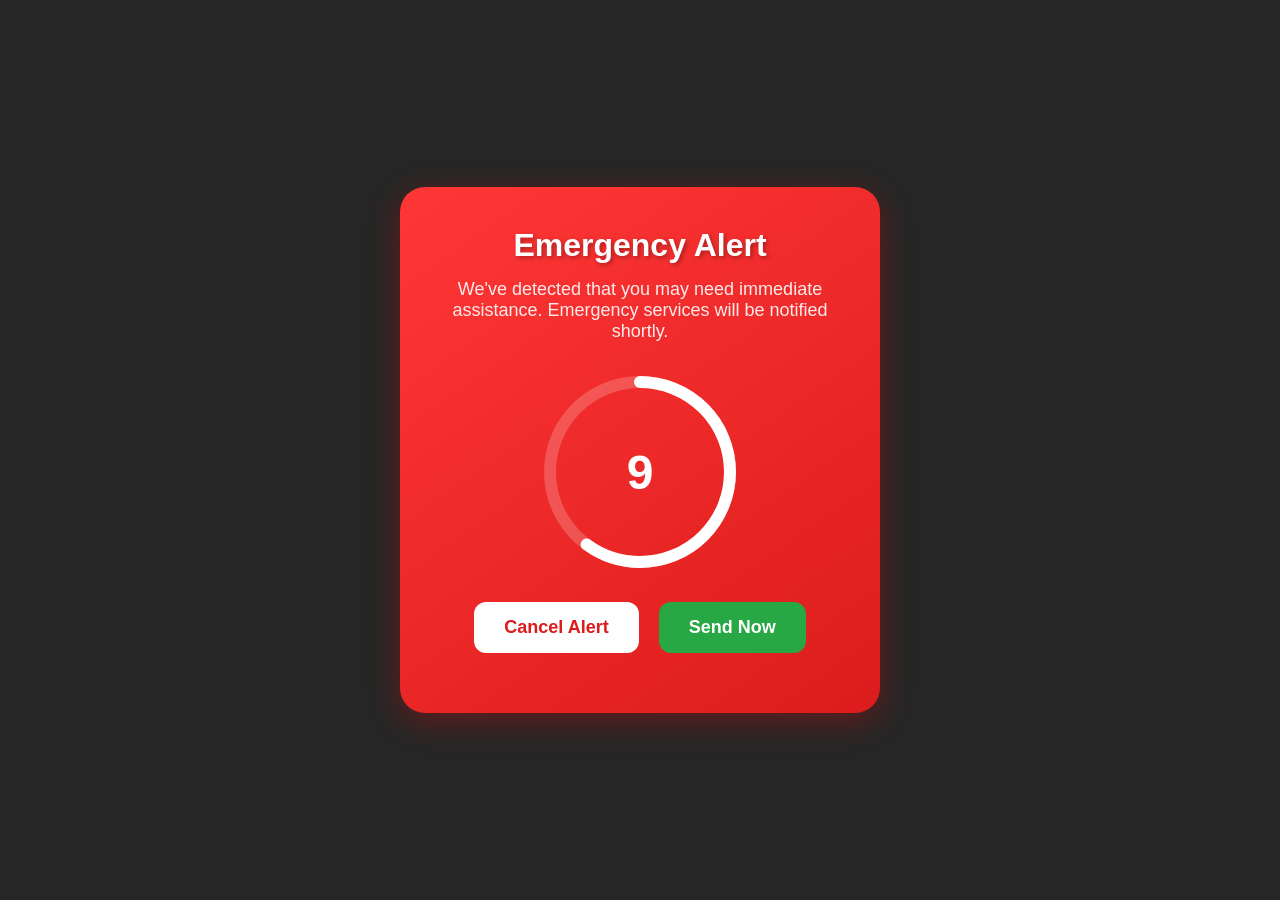
<file: templates/alert.html>
<!DOCTYPE html>
<html lang="en">
<head>
    <meta charset="UTF-8">
    <meta name="viewport" content="width=device-width, initial-scale=1.0">
    <title>Emergency Alert</title>
    <style>
        body {
            display: flex;
            justify-content: center;
            align-items: center;
            height: 100vh;
            margin: 0;
            background-color: rgba(0, 0, 0, 0.85);
            font-family: 'Arial', sans-serif;
            color: #fff;
        }

        .alert-container {
            background: linear-gradient(145deg, #ff3636, #dc1c1c);
            border-radius: 25px;
            box-shadow: 0 8px 32px rgba(255, 0, 0, 0.3);
            padding: 40px;
            width: 400px;
            text-align: center;
            animation: pulse 2s infinite;
        }

        @keyframes pulse {
            0% { transform: scale(1); }
            50% { transform: scale(1.02); }
            100% { transform: scale(1); }
        }

        .alert-header {
            margin-bottom: 25px;
        }

        .alert-title {
            font-size: 32px;
            font-weight: bold;
            margin: 0;
            color: #fff;
            text-shadow: 2px 2px 4px rgba(0, 0, 0, 0.3);
        }

        .alert-description {
            font-size: 18px;
            margin: 15px 0;
            color: rgba(255, 255, 255, 0.9);
        }

        .timer-container {
            position: relative;
            width: 200px;
            height: 200px;
            margin: 30px auto;
        }

        .timer-ring {
            transform: rotate(-90deg);
            transform-origin: center;
        }

        .timer-background {
            fill: none;
            stroke: rgba(255, 255, 255, 0.2);
            stroke-width: 12;
        }

        .timer-progress {
            fill: none;
            stroke: #fff;
            stroke-width: 12;
            stroke-linecap: round;
            transition: stroke-dashoffset 1s linear;
        }

        .timer-text {
            position: absolute;
            top: 50%;
            left: 50%;
            transform: translate(-50%, -50%);
            font-size: 48px;
            font-weight: bold;
            color: #fff;
        }

        .button-container {
            display: flex;
            gap: 20px;
            justify-content: center;
            margin-top: 30px;
        }

        .button {
            padding: 15px 30px;
            border: none;
            border-radius: 12px;
            font-size: 18px;
            font-weight: bold;
            cursor: pointer;
            transition: transform 0.2s, background-color 0.2s;
        }

        .button:hover {
            transform: translateY(-2px);
        }

        .cancel-button {
            background-color: #fff;
            color: #dc1c1c;
        }

        .send-button {
            background-color: #28a745;
            color: #fff;
        }

        .alert-status {
            margin-top: 20px;
            font-size: 16px;
            opacity: 0;
            transition: opacity 0.3s;
        }

        .alert-status.visible {
            opacity: 1;
        }
    </style>
</head>
<body>
    <div class="alert-container">
        <div class="alert-header">
            <h1 class="alert-title">Emergency Alert</h1>
            <p class="alert-description">We've detected that you may need immediate assistance. Emergency services will be notified shortly.</p>
        </div>

        <div class="timer-container">
            <svg class="timer-ring" width="200" height="200">
                <circle class="timer-background" cx="100" cy="100" r="90"/>
                <circle id="progressRing" class="timer-progress" cx="100" cy="100" r="90"/>
            </svg>
            <div class="timer-text" id="timer">15</div>
        </div>

        <div class="button-container">
            <button class="button cancel-button" onclick="cancelAlert()">Cancel Alert</button>
            <button class="button send-button" onclick="sendAlertNow()">Send Now</button>
        </div>

        <div id="alertStatus" class="alert-status"></div>
    </div>

    <script>
        let countdown = 10;
        const timerElement = document.getElementById('timer');
        const progressRing = document.getElementById('progressRing');
        const alertStatus = document.getElementById('alertStatus');
        let countdownInterval;
        let alertCanceled = false;

        // Calculate circle properties
        const radius = progressRing.r.baseVal.value;
        const circumference = 2 * Math.PI * radius;
        progressRing.style.strokeDasharray = circumference;
        progressRing.style.strokeDashoffset = 0;

        function updateTimer() {
            if (countdown > 0 && !alertCanceled) {
                countdown--;
                timerElement.textContent = countdown;
                
                // Update progress ring
                const progress = countdown / 15;
                const offset = circumference * (1 - progress);
                progressRing.style.strokeDashoffset = offset;

                if (countdown === 0) {
                    sendAlert();
                }
            }
        }

        function startCountdown() {
            countdownInterval = setInterval(updateTimer, 1000);
            updateTimer();
        }

        function showStatus(message, isError = false) {
            alertStatus.textContent = message;
            alertStatus.style.color = isError ? '#ff4444' : '#4caf50';
            alertStatus.classList.add('visible');
        }

        function cancelAlert() {
            alertCanceled = true;
            clearInterval(countdownInterval);
            
            fetch('/cancel', { 
                method: 'POST',
                headers: {
                    'Content-Type': 'application/json'
                }
            })
            .then(response => response.json())
            .then(data => {
                showStatus('Alert cancelled. Returning to chat...');
                setTimeout(() => {
                    window.location.href = '/';
                }, 2000);
            })
            .catch(error => {
                showStatus('Error cancelling alert. Please try again.', true);
                console.error('Error:', error);
            });
        }

        function sendAlert() {
            if (!alertCanceled) {
                fetch('/confirm_alert', {
                    method: 'POST',
                    headers: {
                        'Content-Type': 'application/json'
                    }
                })
                .then(response => response.json())
                .then(data => {
                    showStatus('Emergency services have been notified.');
                    setTimeout(() => {
                        window.location.href = '/';
                    }, 3000);
                })
                .catch(error => {
                    showStatus('Error sending alert. Please try again.', true);
                    console.error('Error:', error);
                });
            }
        }

        function sendAlertNow() {
            clearInterval(countdownInterval);
            sendAlert();
        }

        // Start the countdown when page loads
        startCountdown();
    </script>
</body>
</html>
</file>
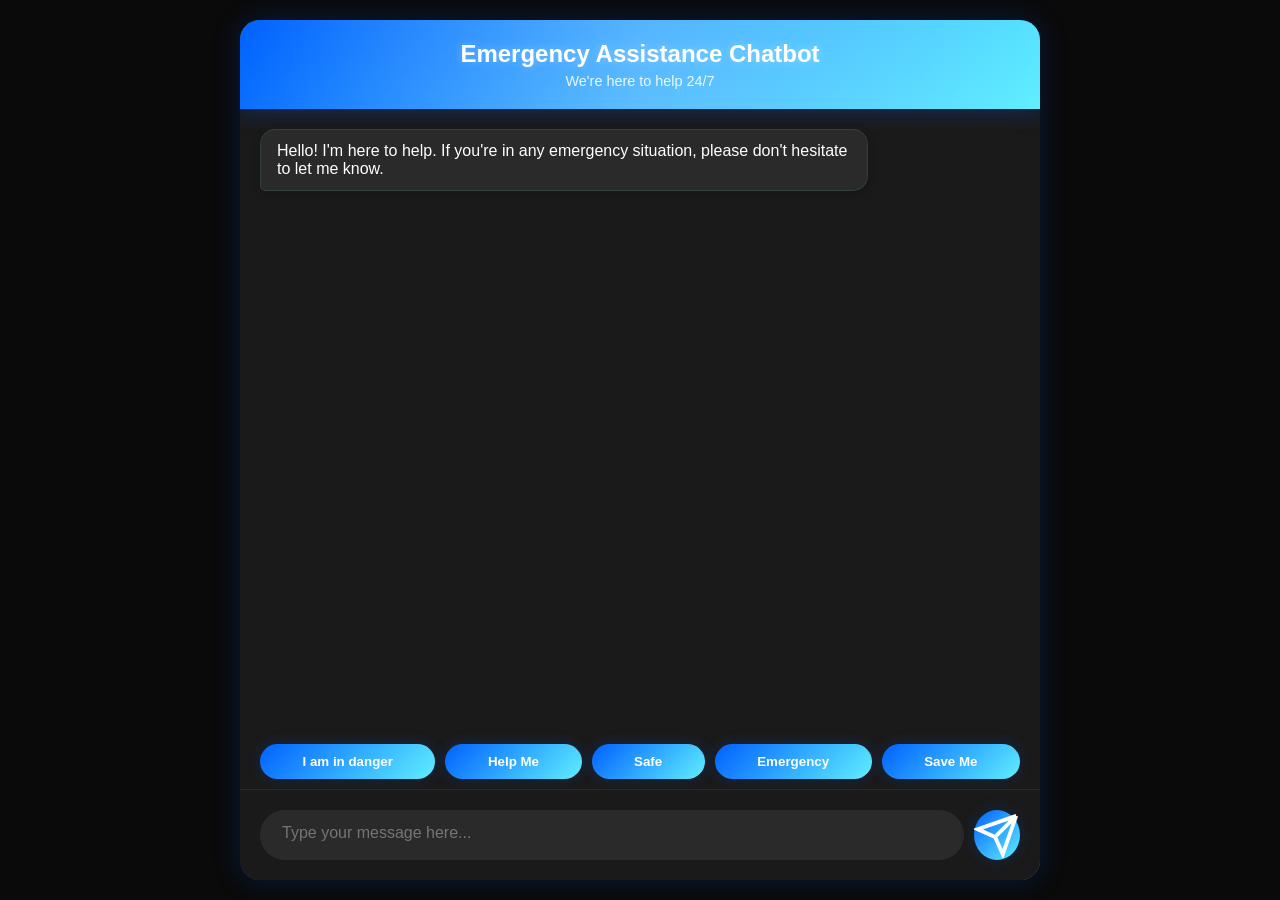
<file: templates/chatbot.html>
<!DOCTYPE html>
<html lang="en">
<head>
    <meta charset="UTF-8">
    <meta name="viewport" content="width=device-width, initial-scale=1.0">
    <title>Emergency Assistance Chatbot</title>
    <style>
        * {
            margin: 0;
            padding: 0;
            box-sizing: border-box;
            font-family: 'Segoe UI', Tahoma, Geneva, Verdana, sans-serif;
        }

        body {
            background: #0a0a0a;
            height: 100vh;
            display: flex;
            justify-content: center;
            padding: 20px;
        }

        .chat-container {
            width: 100%;
            max-width: 800px;
            background: #1a1a1a;
            border-radius: 20px;
            box-shadow: 0 0 30px rgba(0, 97, 255, 0.2);
            display: flex;
            flex-direction: column;
            overflow: hidden;
            position: relative;
        }

        .chat-container::before {
            content: '';
            position: absolute;
            top: -2px;
            left: -2px;
            right: -2px;
            bottom: -2px;
            background: linear-gradient(45deg, #0061ff, #60efff, #0061ff);
            z-index: -1;
            border-radius: 22px;
            animation: borderGlow 3s ease-in-out infinite;
        }

        @keyframes borderGlow {
            0%, 100% {
                opacity: 0.5;
            }
            50% {
                opacity: 1;
            }
        }

        .chat-header {
            background: linear-gradient(135deg, #0061ff, #60efff);
            color: white;
            padding: 20px;
            text-align: center;
            box-shadow: 0 2px 20px rgba(0, 97, 255, 0.3);
            position: relative;
            overflow: hidden;
        }

        .chat-header::after {
            content: '';
            position: absolute;
            top: 0;
            left: 0;
            right: 0;
            bottom: 0;
            background: linear-gradient(90deg, transparent, rgba(255,255,255,0.2), transparent);
            animation: headerGlow 2s infinite;
        }

        @keyframes headerGlow {
            0% {
                transform: translateX(-100%);
            }
            100% {
                transform: translateX(100%);
            }
        }

        .chat-header h1 {
            font-size: 1.5rem;
            margin-bottom: 5px;
            text-shadow: 0 0 10px rgba(255,255,255,0.3);
        }

        .chat-header p {
            font-size: 0.9rem;
            opacity: 0.9;
        }

        .chat-messages {
            flex-grow: 1;
            padding: 20px;
            overflow-y: auto;
            display: flex;
            flex-direction: column;
            gap: 15px;
            min-height: 400px;
            max-height: calc(100vh - 200px);
            background: #1a1a1a;
        }

        .message {
            max-width: 80%;
            padding: 12px 16px;
            border-radius: 15px;
            position: relative;
            animation: messageAppear 0.3s ease-out;
        }

        @keyframes messageAppear {
            from {
                opacity: 0;
                transform: translateY(10px);
            }
            to {
                opacity: 1;
                transform: translateY(0);
            }
        }

        .user-message {
            background: linear-gradient(135deg, #0061ff, #60efff);
            color: white;
            align-self: flex-end;
            border-bottom-right-radius: 5px;
            box-shadow: 0 2px 10px rgba(0, 97, 255, 0.2);
        }

        .bot-message {
            background: #2a2a2a;
            color: #ffffff;
            align-self: flex-start;
            border-bottom-left-radius: 5px;
            box-shadow: 0 2px 10px rgba(0, 0, 0, 0.2);
            border: 1px solid rgba(96, 239, 255, 0.1);
        }

        .input-container {
            width: 100%;
            max-width: 800px;
            padding: 20px;
            background: #1a1a1a;
            border-top: 1px solid #2a2a2a;
            display: flex;
            gap: 10px;
            box-sizing: border-box;
        }

        .message-input {
            width: 100%;
            padding: 12px 20px;
            border: 2px solid #2a2a2a;
            border-radius: 25px;
            outline: none;
            font-size: 1rem;
            transition: all 0.3s;
            resize: none;
            max-height: 100px;
            min-height: 50px;
            box-sizing: border-box;
            background: #2a2a2a;
            color: white;
        }

        .message-input:focus {
            border-color: #0061ff;
            box-shadow: 0 0 15px rgba(0, 97, 255, 0.2);
        }

        .send-button {
            width: 50px;
            height: 50px;
            background: linear-gradient(135deg, #0061ff, #60efff);
            border: none;
            border-radius: 50%;
            color: white;
            cursor: pointer;
            display: flex;
            align-items: center;
            justify-content: center;
            transition: all 0.3s;
            box-shadow: 0 0 15px rgba(0, 97, 255, 0.2);
        }

        .send-button:hover {
            transform: scale(1.05);
            box-shadow: 0 0 20px rgba(0, 97, 255, 0.4);
        }

        .typing-indicator {
            display: none;
            padding: 12px 16px;
            background: #2a2a2a;
            border-radius: 15px;
            align-self: flex-start;
            margin-bottom: 10px;
        }

        .typing-indicator span {
            height: 8px;
            width: 8px;
            background: #60efff;
            display: inline-block;
            border-radius: 50%;
            margin-right: 5px;
            animation: blink 1s infinite;
        }

        .emergency-buttons {
            display: flex;
            gap: 10px;
            margin-bottom: 10px;
            padding: 0 20px;
            transition: opacity 0.3s ease-out, transform 0.3s ease-out;
        }

        .emergency-buttons.hidden {
            opacity: 0;
            transform: translateY(-20px);
            pointer-events: none;
        }

        .emergency-button {
            flex-grow: 1;
            padding: 10px;
            background: linear-gradient(135deg, #0061ff, #60efff);
            color: white;
            border: none;
            border-radius: 20px;
            cursor: pointer;
            font-weight: bold;
            transition: all 0.3s;
            box-shadow: 0 0 15px rgba(0, 97, 255, 0.2);
        }

        .emergency-button:hover {
            transform: scale(1.05);
            box-shadow: 0 0 20px rgba(0, 97, 255, 0.4);
        }

        @keyframes blink {
            0%, 100% { opacity: 0.4; }
            50% { opacity: 1; }
        }
    </style>
</head>
<body>
    <div class="chat-container">
        <div class="chat-header">
            <h1>Emergency Assistance Chatbot</h1>
            <p>We're here to help 24/7</p>
        </div>
        
        <div class="chat-messages" id="chat-messages">
            <div class="message bot-message">
                Hello! I'm here to help. If you're in any emergency situation, please don't hesitate to let me know.
            </div>
            <div class="typing-indicator" id="typing-indicator">
                <span></span>
                <span></span>
                <span></span>
            </div>
        </div>
        
        <div class="emergency-buttons" id="emergency-buttons">
            <button class="emergency-button" data-text="i am in danger">I am in danger</button>
            <button class="emergency-button" data-text="help me">Help Me</button>
            <button class="emergency-button" data-text="safe">Safe</button>
            <button class="emergency-button" data-text="emergency">Emergency</button>
            <button class="emergency-button" data-text="save me">Save Me</button>
        </div>
        
        <div class="input-container">
            <textarea 
                class="message-input" 
                id="message-input"
                placeholder="Type your message here..."
                rows="1"
            ></textarea>
            <button class="send-button" id="send-button">
                <svg viewBox="0 0 24 24" fill="none" stroke="currentColor" stroke-width="2">
                    <path d="M22 2L11 13M22 2L15 22L11 13M11 13L2 9L22 2"/>
                </svg>
            </button>
        </div>
    </div>

    <script>
        const messagesContainer = document.getElementById('chat-messages');
        const messageInput = document.getElementById('message-input');
        const sendButton = document.getElementById('send-button');
        const typingIndicator = document.getElementById('typing-indicator');
        const emergencyButtons = document.getElementById('emergency-buttons');
        let isFirstMessage = true;

        messageInput.addEventListener('input', function() {
            this.style.height = 'auto';
            this.style.height = (this.scrollHeight) + 'px';
        });

        messageInput.addEventListener('keydown', function(e) {
            if (e.key === 'Enter' && !e.shiftKey) {
                e.preventDefault();
                sendMessage();
            }
        });

        sendButton.addEventListener('click', sendMessage);

        function hideEmergencyButtons() {
            emergencyButtons.classList.add('hidden');
        }

        function addMessage(text, isUser = false) {
            const messageDiv = document.createElement('div');
            messageDiv.classList.add('message', isUser ? 'user-message' : 'bot-message');
            messageDiv.textContent = text;
            messagesContainer.appendChild(messageDiv);
            messagesContainer.scrollTop = messagesContainer.scrollHeight;
            
            if (isFirstMessage && isUser) {
                hideEmergencyButtons();
                isFirstMessage = false;
            }
        }

        function showTypingIndicator() {
            typingIndicator.style.display = 'block';
            messagesContainer.scrollTop = messagesContainer.scrollHeight;
        }

        function hideTypingIndicator() {
            typingIndicator.style.display = 'none';
        }

        async function sendMessage() {
            const message = messageInput.value.trim();
            if (!message) return;

            messageInput.value = '';
            messageInput.style.height = 'auto';

            addMessage(message, true);
            showTypingIndicator();

            try {
                const response = await fetch('/generate_response', {
                    method: 'POST',
                    headers: {
                        'Content-Type': 'application/json',
                    },
                    body: JSON.stringify({ input_text: message }),
                });

                const data = await response.json();
                hideTypingIndicator();

                if (data.redirect_url) {
                    addMessage(data.response);
                    setTimeout(() => {
                        window.location.href = data.redirect_url;
                    }, 2000);
                } else {
                    addMessage(data.response);
                }
            } catch (error) {
                hideTypingIndicator();
                addMessage('Sorry, there was an error processing your message. Please try again.', false);
                console.error('Error:', error);
            }
        }

        document.querySelectorAll('.emergency-button').forEach(button => {
            button.addEventListener('click', function() {
                const message = this.getAttribute('data-text');
                sendEmergencyMessage(message);
            });
        });

        async function sendEmergencyMessage(message) {
            addMessage(message, true);
            showTypingIndicator();

            try {
                const response = await fetch('/generate_response', {
                    method: 'POST',
                    headers: {
                        'Content-Type': 'application/json',
                    },
                    body: JSON.stringify({ input_text: message }),
                });

                const data = await response.json();
                hideTypingIndicator();

                if (data.redirect_url) {
                    addMessage(data.response);
                    setTimeout(() => {
                        window.location.href = data.redirect_url;
                    }, 2000);
                } else {
                    addMessage(data.response);
                }
            } catch (error) {
                hideTypingIndicator();
                addMessage('Error processing your message. Please try again later.', false);
                console.error('Error:', error);
            }
        }
    </script>
</body>
</html>
</file>
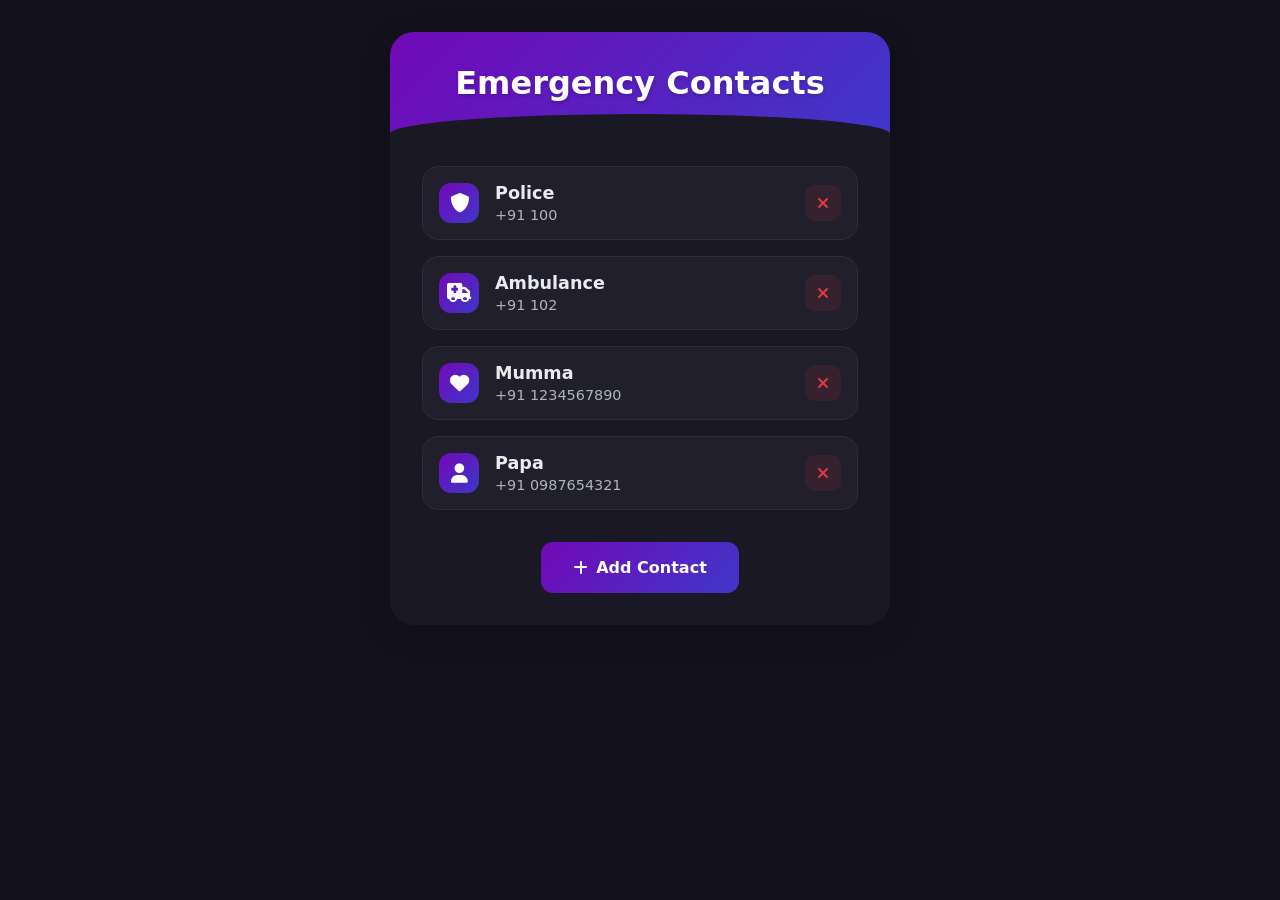
<file: templates/emergency.html>
<!DOCTYPE html>
<html lang="en">
<head>
    <meta charset="UTF-8">
    <meta name="viewport" content="width=device-width, initial-scale=1.0">
    <title>Emergency Contacts</title>
    <link href="https://cdnjs.cloudflare.com/ajax/libs/font-awesome/6.0.0/css/all.min.css" rel="stylesheet">
    <style>
        :root {
            --primary: #7209b7;
            --secondary: #3f37c9;
            --danger: #e63946;
            --success: #2ec4b6;
            --background: #13111C;
            --card-bg: #1a1825;
            --text: #e9ecef;
            --text-secondary: #adb5bd;
            --border: #2f2b3a;
        }

        * {
            margin: 0;
            padding: 0;
            box-sizing: border-box;
            font-family: 'Segoe UI', system-ui, -apple-system, sans-serif;
        }

        body {
            background: var(--background);
            color: var(--text);
            min-height: 100vh;
            display: flex;
            justify-content: center;
            align-items: flex-start;
            padding: 2rem 1rem;
        }

        .container {
            width: 100%;
            max-width: 500px;
            background: var(--card-bg);
            border-radius: 24px;
            box-shadow: 0 8px 32px rgba(0, 0, 0, 0.2);
            overflow: hidden;
        }

        .header {
            background: linear-gradient(135deg, var(--primary), var(--secondary));
            padding: 2rem;
            text-align: center;
            position: relative;
        }

        .header h1 {
            font-size: 2rem;
            font-weight: 700;
            margin: 0;
            color: white;
            text-shadow: 0 2px 4px rgba(0, 0, 0, 0.2);
        }

        .header::after {
            content: '';
            position: absolute;
            bottom: -20px;
            left: 0;
            right: 0;
            height: 40px;
            background: var(--card-bg);
            border-radius: 50% 50% 0 0;
        }

        .contacts-wrapper {
            padding: 2rem;
        }

        .contact {
            background: rgba(255, 255, 255, 0.03);
            border-radius: 16px;
            padding: 1rem;
            margin-bottom: 1rem;
            display: flex;
            justify-content: space-between;
            align-items: center;
            transition: all 0.3s ease;
            border: 1px solid var(--border);
        }

        .contact:hover {
            transform: translateY(-2px);
            background: rgba(255, 255, 255, 0.05);
            border-color: var(--primary);
        }

        .contact-info {
            display: flex;
            align-items: center;
            gap: 1rem;
        }

        .contact-icon {
            width: 40px;
            height: 40px;
            background: linear-gradient(135deg, var(--primary), var(--secondary));
            border-radius: 12px;
            display: flex;
            align-items: center;
            justify-content: center;
            font-size: 1.2rem;
            color: white;
        }

        .contact-details {
            display: flex;
            flex-direction: column;
            gap: 0.25rem;
        }

        .contact-name {
            font-weight: 600;
            font-size: 1.1rem;
        }

        .emergency-number {
            color: var(--text-secondary);
            font-size: 0.9rem;
        }

        .delete-button {
            width: 36px;
            height: 36px;
            border-radius: 10px;
            background: rgba(230, 57, 70, 0.1);
            color: var(--danger);
            display: flex;
            align-items: center;
            justify-content: center;
            cursor: pointer;
            transition: all 0.3s ease;
        }

        .delete-button:hover {
            background: rgba(230, 57, 70, 0.2);
            transform: rotate(90deg);
        }

        .add-contact {
            margin-top: 2rem;
            text-align: center;
        }

        .add-button {
            background: linear-gradient(135deg, var(--primary), var(--secondary));
            color: white;
            border: none;
            padding: 1rem 2rem;
            border-radius: 12px;
            font-size: 1rem;
            font-weight: 600;
            cursor: pointer;
            transition: all 0.3s ease;
            display: inline-flex;
            align-items: center;
            gap: 0.5rem;
        }

        .add-button:hover {
            transform: translateY(-2px);
            box-shadow: 0 4px 12px rgba(114, 9, 183, 0.3);
        }

        .input-form {
            display: none;
            margin-top: 1.5rem;
            animation: slideDown 0.4s ease;
        }

        .input-group {
            display: flex;
            gap: 1rem;
            margin-bottom: 1rem;
        }

        .input-field {
            flex: 1;
            background: rgba(255, 255, 255, 0.03);
            border: 1px solid var(--border);
            padding: 0.8rem 1rem;
            border-radius: 12px;
            color: var(--text);
            font-size: 1rem;
            transition: all 0.3s ease;
        }

        .input-field:focus {
            outline: none;
            border-color: var(--primary);
            background: rgba(255, 255, 255, 0.05);
        }

        .save-button {
            background: var(--success);
            color: white;
            border: none;
            padding: 0.8rem 2rem;
            border-radius: 12px;
            font-size: 1rem;
            font-weight: 600;
            cursor: pointer;
            transition: all 0.3s ease;
            width: 100%;
        }

        .save-button:hover {
            background: #25a898;
            transform: translateY(-2px);
        }

        @keyframes slideDown {
            from {
                opacity: 0;
                transform: translateY(-20px);
            }
            to {
                opacity: 1;
                transform: translateY(0);
            }
        }

        @media (max-width: 480px) {
            .input-group {
                flex-direction: column;
            }
        }
    </style>
</head>
<body>
    <div class="container">
        <div class="header">
            <h1>Emergency Contacts</h1>
        </div>
        
        <div class="contacts-wrapper">
            <div id="contact-list">
                <div class="contact">
                    <div class="contact-info">
                        <div class="contact-icon">
                            <i class="fas fa-shield-alt"></i>
                        </div>
                        <div class="contact-details">
                            <span class="contact-name">Police</span>
                            <span class="emergency-number">+91 100</span>
                        </div>
                    </div>
                    <div class="delete-button" onclick="deleteContact(this)">
                        <i class="fas fa-times"></i>
                    </div>
                </div>

                <div class="contact">
                    <div class="contact-info">
                        <div class="contact-icon">
                            <i class="fas fa-ambulance"></i>
                        </div>
                        <div class="contact-details">
                            <span class="contact-name">Ambulance</span>
                            <span class="emergency-number">+91 102</span>
                        </div>
                    </div>
                    <div class="delete-button" onclick="deleteContact(this)">
                        <i class="fas fa-times"></i>
                    </div>
                </div>

                <div class="contact">
                    <div class="contact-info">
                        <div class="contact-icon">
                            <i class="fas fa-heart"></i>
                        </div>
                        <div class="contact-details">
                            <span class="contact-name">Mumma</span>
                            <span class="emergency-number">+91 1234567890</span>
                        </div>
                    </div>
                    <div class="delete-button" onclick="deleteContact(this)">
                        <i class="fas fa-times"></i>
                    </div>
                </div>

                <div class="contact">
                    <div class="contact-info">
                        <div class="contact-icon">
                            <i class="fas fa-user"></i>
                        </div>
                        <div class="contact-details">
                            <span class="contact-name">Papa</span>
                            <span class="emergency-number">+91 0987654321</span>
                        </div>
                    </div>
                    <div class="delete-button" onclick="deleteContact(this)">
                        <i class="fas fa-times"></i>
                    </div>
                </div>
            </div>

            <div class="add-contact">
                <button class="add-button" onclick="toggleInputForm()">
                    <i class="fas fa-plus"></i>
                    Add Contact
                </button>
            </div>

            <div class="input-form" id="input-form">
                <div class="input-group">
                    <input type="text" id="name" class="input-field" placeholder="Contact Name" required>
                    <input type="text" id="number" class="input-field" placeholder="Phone Number" required>
                </div>
                <button class="save-button" onclick="addContact()">Save Contact</button>
            </div>
        </div>
    </div>

    <script>
        function toggleInputForm() {
            const form = document.getElementById('input-form');
            form.style.display = form.style.display === 'none' || form.style.display === '' ? 'block' : 'none';
        }

        function addContact() {
            const nameInput = document.getElementById('name');
            const numberInput = document.getElementById('number');
            const contactList = document.getElementById('contact-list');

            if (nameInput.value && numberInput.value) {
                const contactDiv = document.createElement('div');
                contactDiv.className = 'contact';
                contactDiv.innerHTML = `
                    <div class="contact-info">
                        <div class="contact-icon">
                            <i class="fas fa-user"></i>
                        </div>
                        <div class="contact-details">
                            <span class="contact-name">${nameInput.value}</span>
                            <span class="emergency-number">${numberInput.value}</span>
                        </div>
                    </div>
                    <div class="delete-button" onclick="deleteContact(this)">
                        <i class="fas fa-times"></i>
                    </div>
                `;
                contactList.appendChild(contactDiv);
                nameInput.value = '';
                numberInput.value = '';
                toggleInputForm();
            } else {
                alert("Please fill in both fields.");
            }
        }

        function deleteContact(element) {
            const contactDiv = element.closest('.contact');
            contactDiv.style.opacity = '0';
            contactDiv.style.transform = 'scale(0.9)';
            setTimeout(() => contactDiv.remove(), 300);
        }
    </script>
</body>
</html>
</file>
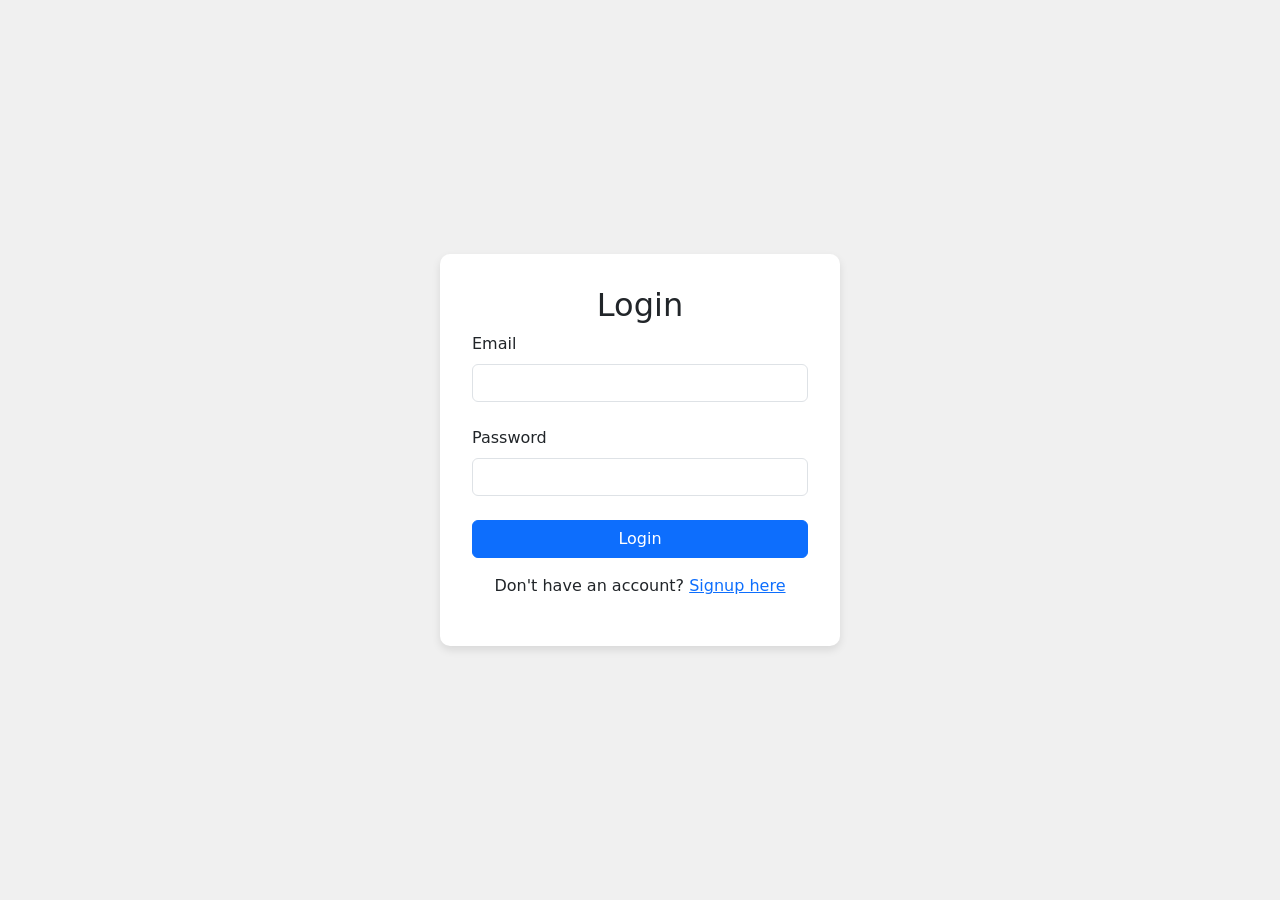
<file: templates/login.html>
<!DOCTYPE html>
<html lang="en">
<head>
    <meta charset="UTF-8">
    <meta name="viewport" content="width=device-width, initial-scale=1.0">
    <title>Login Page</title>
    <link rel="stylesheet" href="https://cdnjs.cloudflare.com/ajax/libs/bootstrap/5.1.3/css/bootstrap.min.css">
    <style>
        body {
            background-color: #f0f0f0;
            display: flex;
            justify-content: center;
            align-items: center;
            height: 100vh;
        }
        .login-container {
            background-color: white;
            padding: 2rem;
            border-radius: 10px;
            box-shadow: 0 4px 8px rgba(0, 0, 0, 0.1);
            width: 100%;
            max-width: 400px;
        }
        .form-control {
            margin-bottom: 1.5rem;
        }
        .btn {
            width: 100%;
        }
    </style>
</head>
<body>
    <div class="login-container">
        <h2 class="text-center">Login</h2>
        <form action="/login" method="POST">
            <div class="mb-3">
                <label for="email" class="form-label">Email</label>
                <input type="email" class="form-control" id="email" name="email" required>
            </div>
            <div class="mb-3">
                <label for="password" class="form-label">Password</label>
                <input type="password" class="form-control" id="password" name="password" required>
            </div>
            <button type="submit" class="btn btn-primary">Login</button>
        </form>
        <p class="text-center mt-3">Don't have an account? <a href="/signup">Signup here</a></p>
    </div>
</body>
</html>
</file>
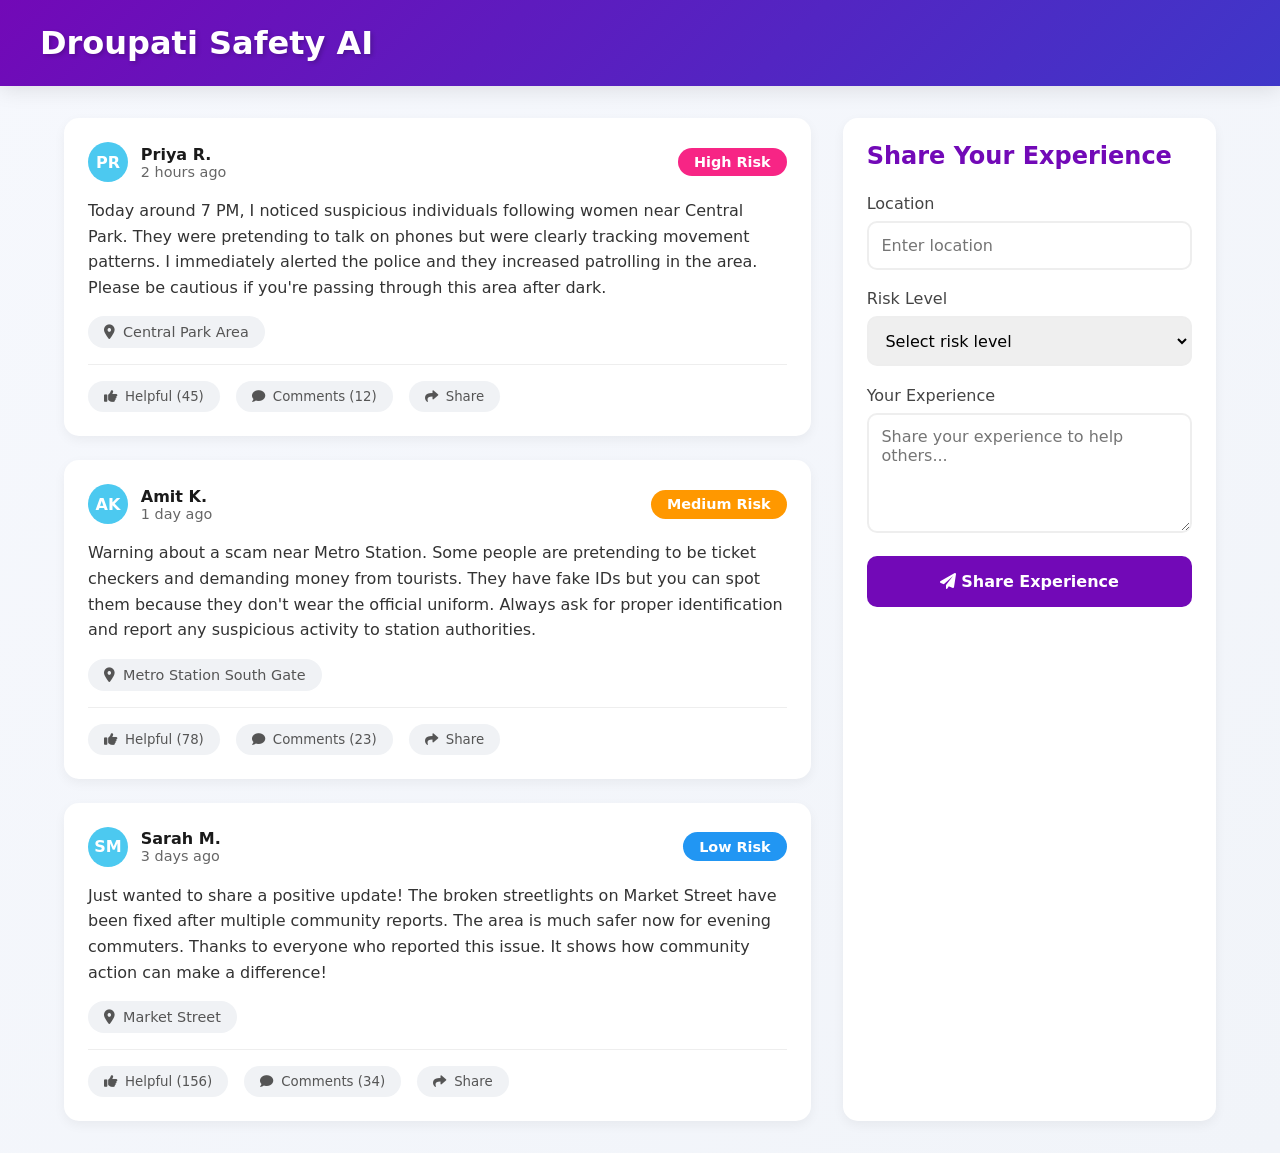
<file: templates/news.html>
<!DOCTYPE html>
<html lang="en">
<head>
    <meta charset="UTF-8">
    <meta name="viewport" content="width=device-width, initial-scale=1.0">
    <title>Community Experiences - Droupati Safety AI</title>
    <link href="https://cdnjs.cloudflare.com/ajax/libs/font-awesome/6.0.0/css/all.min.css" rel="stylesheet">
    <style>
        :root {
            --primary: #7209b7;
            --secondary: #3f37c9;
            --accent: #4cc9f0;
            --danger: #f72585;
            --light: #f8f9fa;
            --dark: #1a1a1a;
            --success: #4caf50;
            --warning: #ff9800;
            --info: #2196f3;
        }

        * {
            margin: 0;
            padding: 0;
            box-sizing: border-box;
            font-family: 'Segoe UI', system-ui, sans-serif;
        }

        body {
            background: linear-gradient(135deg, #f6f8fd 0%, #f1f4f9 100%);
            min-height: 100vh;
            padding-bottom: 2rem;
        }

        .header {
            background: linear-gradient(135deg, var(--primary), var(--secondary));
            padding: 1.5rem;
            box-shadow: 0 4px 20px rgba(0, 0, 0, 0.1);
            margin-bottom: 2rem;
        }

        .header-content {
            max-width: 1200px;
            margin: 0 auto;
            display: flex;
            justify-content: space-between;
            align-items: center;
        }

        .logo {
            color: white;
            font-size: 2rem;
            font-weight: 700;
            text-decoration: none;
            text-shadow: 2px 2px 4px rgba(0, 0, 0, 0.2);
        }

        .main-content {
            max-width: 1200px;
            margin: 0 auto;
            padding: 0 1.5rem;
            display: grid;
            grid-template-columns: 2fr 1fr;
            gap: 2rem;
        }

        .experiences-feed {
            display: flex;
            flex-direction: column;
            gap: 1.5rem;
        }

        .experience-card {
            background: white;
            border-radius: 15px;
            padding: 1.5rem;
            box-shadow: 0 4px 12px rgba(0, 0, 0, 0.05);
            transition: transform 0.3s ease;
        }

        .experience-card:hover {
            transform: translateY(-2px);
        }

        .experience-header {
            display: flex;
            justify-content: space-between;
            align-items: center;
            margin-bottom: 1rem;
        }

        .user-info {
            display: flex;
            align-items: center;
            gap: 0.8rem;
        }

        .user-avatar {
            width: 40px;
            height: 40px;
            border-radius: 50%;
            background: var(--accent);
            display: flex;
            align-items: center;
            justify-content: center;
            color: white;
            font-weight: bold;
        }

        .user-details {
            display: flex;
            flex-direction: column;
        }

        .username {
            font-weight: 600;
            color: var(--dark);
        }

        .post-time {
            font-size: 0.9rem;
            color: #666;
        }

        .severity-badge {
            padding: 0.4rem 1rem;
            border-radius: 20px;
            font-size: 0.9rem;
            font-weight: 600;
        }

        .severity-high {
            background: var(--danger);
            color: white;
        }

        .severity-medium {
            background: var(--warning);
            color: white;
        }

        .severity-low {
            background: var(--info);
            color: white;
        }

        .experience-content {
            margin: 1rem 0;
            line-height: 1.6;
            color: #333;
        }

        .location-tag {
            display: inline-flex;
            align-items: center;
            gap: 0.5rem;
            background: #f0f2f5;
            padding: 0.5rem 1rem;
            border-radius: 20px;
            font-size: 0.9rem;
            color: #555;
        }

        .submit-experience {
            background: white;
            border-radius: 15px;
            padding: 1.5rem;
            box-shadow: 0 4px 12px rgba(0, 0, 0, 0.05);
            position: sticky;
            top: 2rem;
        }

        .form-title {
            color: var(--primary);
            margin-bottom: 1.5rem;
            font-size: 1.5rem;
        }

        .form-group {
            margin-bottom: 1.2rem;
        }

        .form-label {
            display: block;
            margin-bottom: 0.5rem;
            color: #444;
            font-weight: 500;
        }

        .form-input {
            width: 100%;
            padding: 0.8rem;
            border: 2px solid #eee;
            border-radius: 10px;
            font-size: 1rem;
            transition: all 0.3s ease;
        }

        .form-input:focus {
            border-color: var(--primary);
            outline: none;
        }

        .form-textarea {
            min-height: 120px;
            resize: vertical;
        }

        .submit-btn {
            background: var(--primary);
            color: white;
            padding: 1rem;
            border: none;
            border-radius: 10px;
            width: 100%;
            font-size: 1rem;
            font-weight: 600;
            cursor: pointer;
            transition: all 0.3s ease;
        }

        .submit-btn:hover {
            background: var(--secondary);
            transform: translateY(-2px);
        }

        .interactions {
            display: flex;
            gap: 1rem;
            margin-top: 1rem;
            padding-top: 1rem;
            border-top: 1px solid #eee;
        }

        .interaction-btn {
            display: flex;
            align-items: center;
            gap: 0.5rem;
            padding: 0.5rem 1rem;
            border: none;
            background: #f0f2f5;
            border-radius: 20px;
            cursor: pointer;
            transition: all 0.3s ease;
            color: #555;
        }

        .interaction-btn:hover {
            background: #e4e6e9;
            color: var(--primary);
        }

        @media (max-width: 768px) {
            .main-content {
                grid-template-columns: 1fr;
            }

            .header-content {
                flex-direction: column;
                gap: 1rem;
                text-align: center;
            }
        }
    </style>
</head>
<body>
    <header class="header">
        <div class="header-content">
            <a href="index.html" class="logo">Droupati Safety AI</a>
        </div>
    </header>

    <main class="main-content">
        <div class="experiences-feed">
            <!-- Experience Card 1 -->
            <div class="experience-card">
                <div class="experience-header">
                    <div class="user-info">
                        <div class="user-avatar">PR</div>
                        <div class="user-details">
                            <span class="username">Priya R.</span>
                            <span class="post-time">2 hours ago</span>
                        </div>
                    </div>
                    <span class="severity-badge severity-high">High Risk</span>
                </div>
                <div class="experience-content">
                    <p>Today around 7 PM, I noticed suspicious individuals following women near Central Park. They were pretending to talk on phones but were clearly tracking movement patterns. I immediately alerted the police and they increased patrolling in the area. Please be cautious if you're passing through this area after dark.</p>
                </div>
                <div class="location-tag">
                    <i class="fas fa-map-marker-alt"></i>
                    Central Park Area
                </div>
                <div class="interactions">
                    <button class="interaction-btn">
                        <i class="fas fa-thumbs-up"></i>
                        Helpful (45)
                    </button>
                    <button class="interaction-btn">
                        <i class="fas fa-comment"></i>
                        Comments (12)
                    </button>
                    <button class="interaction-btn">
                        <i class="fas fa-share"></i>
                        Share
                    </button>
                </div>
            </div>

            <!-- Experience Card 2 -->
            <div class="experience-card">
                <div class="experience-header">
                    <div class="user-info">
                        <div class="user-avatar">AK</div>
                        <div class="user-details">
                            <span class="username">Amit K.</span>
                            <span class="post-time">1 day ago</span>
                        </div>
                    </div>
                    <span class="severity-badge severity-medium">Medium Risk</span>
                </div>
                <div class="experience-content">
                    <p>Warning about a scam near Metro Station. Some people are pretending to be ticket checkers and demanding money from tourists. They have fake IDs but you can spot them because they don't wear the official uniform. Always ask for proper identification and report any suspicious activity to station authorities.</p>
                </div>
                <div class="location-tag">
                    <i class="fas fa-map-marker-alt"></i>
                    Metro Station South Gate
                </div>
                <div class="interactions">
                    <button class="interaction-btn">
                        <i class="fas fa-thumbs-up"></i>
                        Helpful (78)
                    </button>
                    <button class="interaction-btn">
                        <i class="fas fa-comment"></i>
                        Comments (23)
                    </button>
                    <button class="interaction-btn">
                        <i class="fas fa-share"></i>
                        Share
                    </button>
                </div>
            </div>

            <!-- Experience Card 3 -->
            <div class="experience-card">
                <div class="experience-header">
                    <div class="user-info">
                        <div class="user-avatar">SM</div>
                        <div class="user-details">
                            <span class="username">Sarah M.</span>
                            <span class="post-time">3 days ago</span>
                        </div>
                    </div>
                    <span class="severity-badge severity-low">Low Risk</span>
                </div>
                <div class="experience-content">
                    <p>Just wanted to share a positive update! The broken streetlights on Market Street have been fixed after multiple community reports. The area is much safer now for evening commuters. Thanks to everyone who reported this issue. It shows how community action can make a difference!</p>
                </div>
                <div class="location-tag">
                    <i class="fas fa-map-marker-alt"></i>
                    Market Street
                </div>
                <div class="interactions">
                    <button class="interaction-btn">
                        <i class="fas fa-thumbs-up"></i>
                        Helpful (156)
                    </button>
                    <button class="interaction-btn">
                        <i class="fas fa-comment"></i>
                        Comments (34)
                    </button>
                    <button class="interaction-btn">
                        <i class="fas fa-share"></i>
                        Share
                    </button>
                </div>
            </div>
        </div>

        <div class="submit-experience">
            <h2 class="form-title">Share Your Experience</h2>
            <form id="experienceForm">
                <div class="form-group">
                    <label class="form-label">Location</label>
                    <input type="text" class="form-input" placeholder="Enter location" required>
                </div>
                <div class="form-group">
                    <label class="form-label">Risk Level</label>
                    <select class="form-input" required>
                        <option value="">Select risk level</option>
                        <option value="high">High Risk</option>
                        <option value="medium">Medium Risk</option>
                        <option value="low">Low Risk</option>
                    </select>
                </div>
                <div class="form-group">
                    <label class="form-label">Your Experience</label>
                    <textarea class="form-input form-textarea" placeholder="Share your experience to help others..." required></textarea>
                </div>
                <button type="submit" class="submit-btn">
                    <i class="fas fa-paper-plane"></i>
                    Share Experience
                </button>
            </form>
        </div>
    </main>

    <script>
        // Form submission handling
        document.getElementById('experienceForm').addEventListener('submit', function(e) {
            e.preventDefault();
            alert('Thank you for sharing your experience! It will be reviewed and posted shortly.');
            this.reset();
        });

        // Interaction buttons functionality
        document.querySelectorAll('.interaction-btn').forEach(button => {
            button.addEventListener('click', function() {
                if (this.querySelector('.fa-thumbs-up')) {
                    const currentCount = parseInt(this.textContent.match(/\d+/)[0]);
                    this.innerHTML = <i class="fas fa-thumbs-up"></i> Helpful (${currentCount + 1});
                }
            });
        });
    </script>
</body>
</html>
</file>
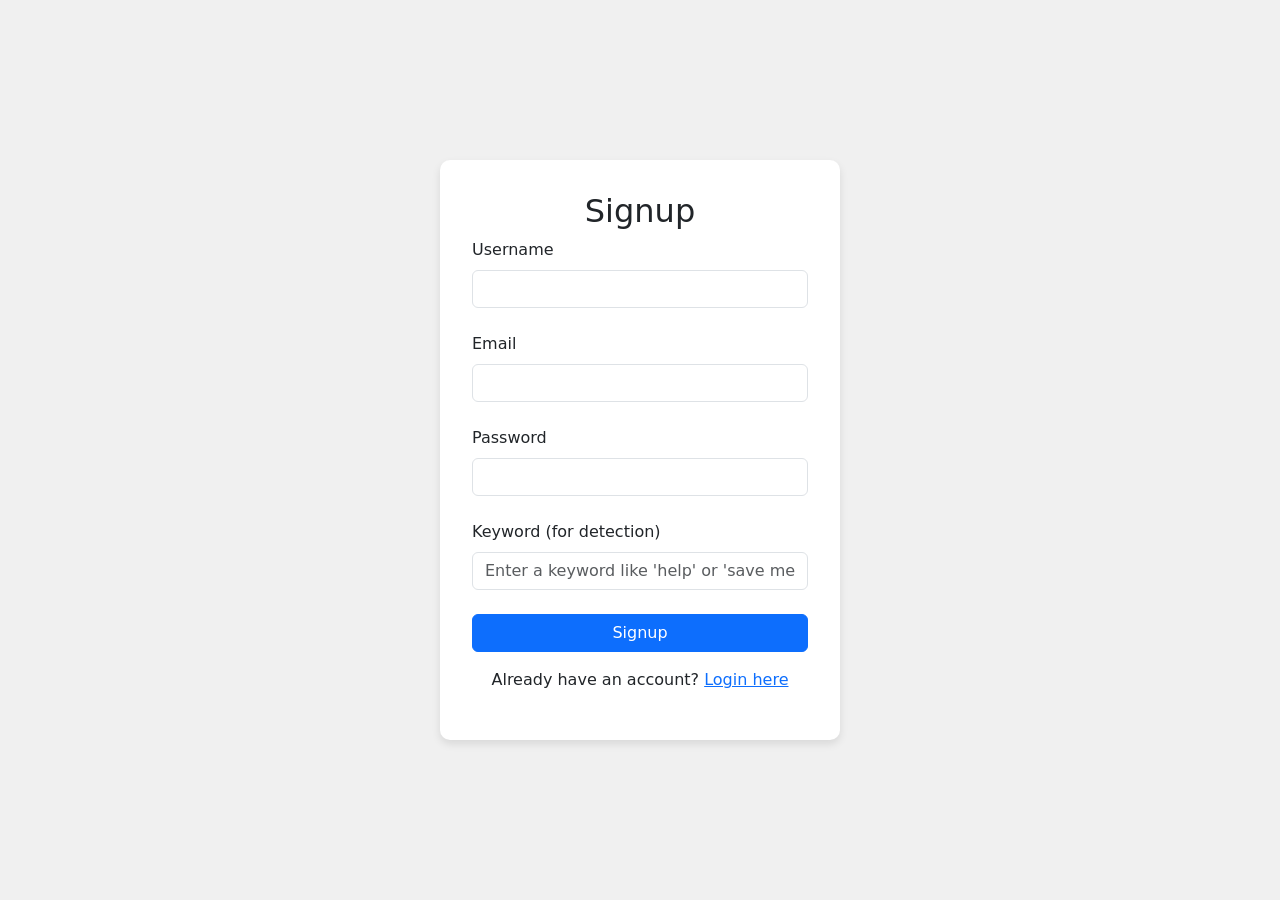
<file: templates/signup.html>
<!DOCTYPE html>
<html lang="en">
<head>
    <meta charset="UTF-8">
    <meta name="viewport" content="width=device-width, initial-scale=1.0">
    <title>Signup Page</title>
    <link rel="stylesheet" href="https://cdnjs.cloudflare.com/ajax/libs/bootstrap/5.1.3/css/bootstrap.min.css">
    <style>
        body {
            background-color: #f0f0f0;
            display: flex;
            justify-content: center;
            align-items: center;
            height: 100vh;
        }
        .signup-container {
            background-color: white;
            padding: 2rem;
            border-radius: 10px;
            box-shadow: 0 4px 8px rgba(0, 0, 0, 0.1);
            width: 100%;
            max-width: 400px;
        }
        .form-control {
            margin-bottom: 1.5rem;
        }
        .btn {
            width: 100%;
        }
    </style>
</head>
<body>
    <div class="signup-container">
        <h2 class="text-center">Signup</h2>
        <form action="/signup" method="POST">
            <div class="mb-3">
                <label for="username" class="form-label">Username</label>
                <input type="text" class="form-control" id="username" name="username" required>
            </div>
            <div class="mb-3">
                <label for="email" class="form-label">Email</label>
                <input type="email" class="form-control" id="email" name="email" required>
            </div>
            <div class="mb-3">
                <label for="password" class="form-label">Password</label>
                <input type="password" class="form-control" id="password" name="password" required>
            </div>
            <div class="mb-3">
                <label for="keyword" class="form-label">Keyword (for detection)</label>
                <input type="text" class="form-control" id="keyword" name="keyword" required placeholder="Enter a keyword like 'help' or 'save me'">
            </div>
            <button type="submit" class="btn btn-primary">Signup</button>
        </form>
        <p class="text-center mt-3">Already have an account? <a href="/login">Login here</a></p>
    </div>
</body>
</html>
</file>
